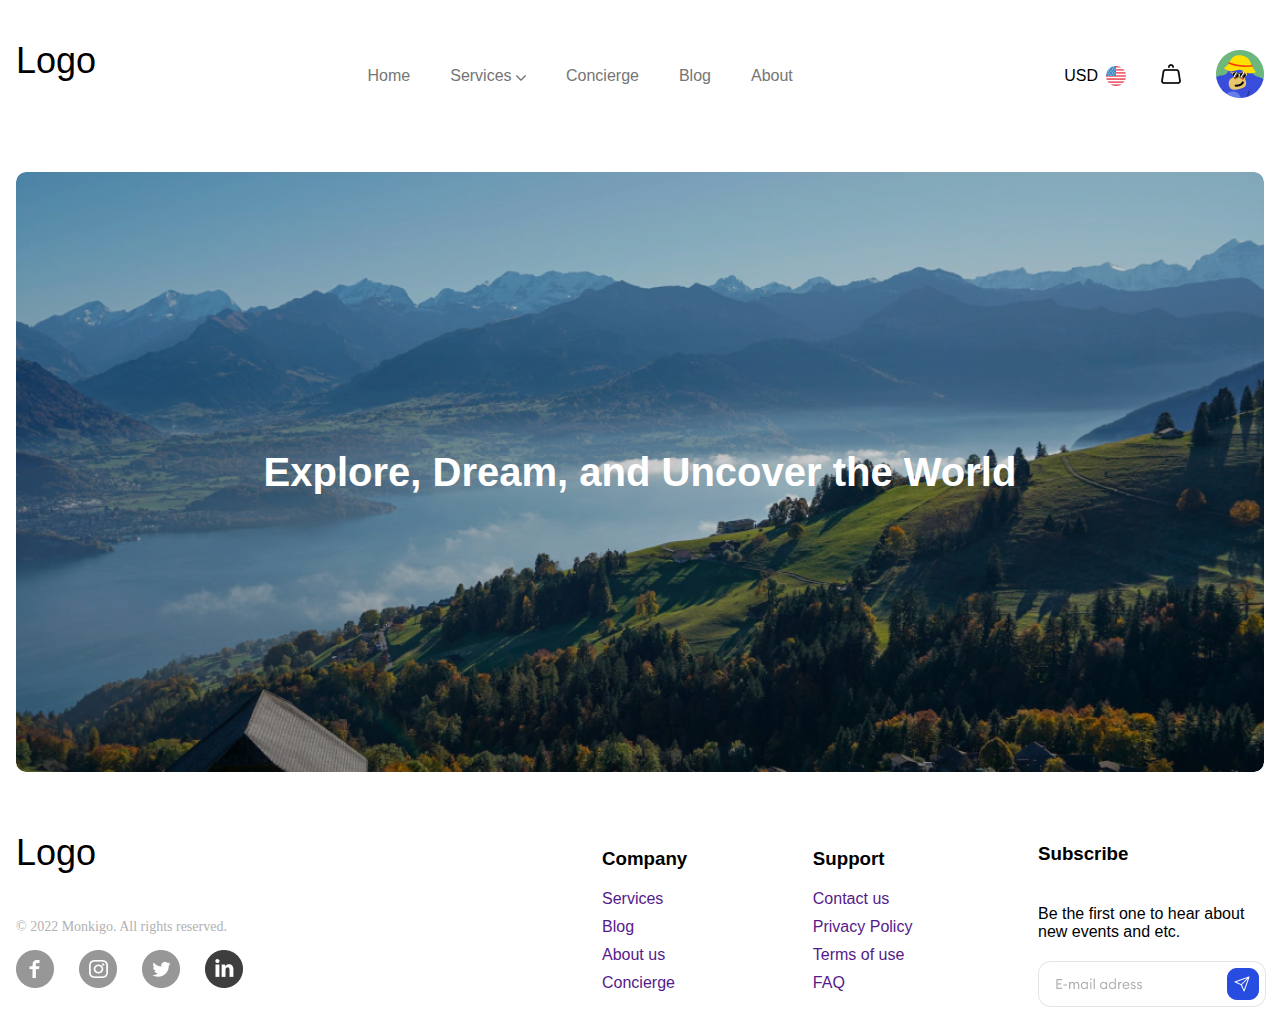
<file: 11.23.2023/index.html>
<!DOCTYPE html>
<html lang="en">
<head>
    <meta charset="UTF-8">
    <meta name="viewport" content="width=device-width, initial-scale=1.0">
    <link rel="stylesheet" href="./style.css">
    <title>Document</title>
</head>
<body>
    <header class="container">
        <h2 class="logo">
            <a href="$">Logo</a>
        </h2>

     <nav>
         <ul>
             <li>
                 <a href="#">Home</a>
             </li>
                <li>
                    <a href="#">Services <img src="./assets/icon/drop down.svg" alt=""></a>
                </li>

                <li>
                    <a href="#">Concierge</a>
                </li>

                <li>
                    <a href="#">Blog</a>
                </li>

                <li>
                    <a href="#">About</a>
                </li>  
            </ul>
        </nav>

        <div class="profile-section">
            <div class="language ">
                <span class="language-name">usd</span>
               <img src="./assets/icon/Vector.png" alt="">
            </div>
            <div class="cart">
                <a href="#">
                    <img src="./assets/icon/Cart.png" alt="">
                </a>
            </div>
            <div class="profile">
                <img src="./assets/icon/Monki Avatar.png" alt="">
            </div>
        </div>
</header>

<main class="container">
    <section class="hero">
        <h1>Explore, Dream, and Uncover the World</h1>
    </section>

   <div class="bottom">
    <div class="left">
        <div class="logo">
            <h2 class="logo">
                <a href="$">Logo</a>
            </h2>
          <h5>© 2022 Monkigo. All rights reserved.</h5>
    
    <div class="website">
        <ul>
            <li><a href=""><img src="./assets/icon/facebook.png" alt=""></a></li>
            <li><a href=""><img src="./assets/icon/instagram.png" alt=""></a></li>
            <li><a href=""><img src="./assets/icon/twitter.png" alt=""></a></li>
            <li><a href=""><img src="./assets/icon/linkedin.png" alt=""></a></li>
        </ul>
    </div>
    
        </div>
    </div>
   
<div class="right">
<div class="header1">

<div class="company">
    <h3>Company</h3>

<ul>
    <li><a href="">Services</a></li>
    <li><a href="">Blog</a></li>
    <li><a href="">About us</a></li>
    <li><a href="">Concierge</a></li>
</ul>

</div>
<div class="Support">
    <h3>Support</h3>

    <ul>
        <li><a href="">Contact us</a></li>
        <li><a href="">Privacy Policy</a></li>
        <li><a href="">Terms of use</a></li>
        <li><a href="">FAQ</a></li>
    </ul>
</div>

<div class="Subscribe">
    <h3>Subscribe</h3>
    <p>Be the first one to hear about new events and etc.</p>
    <img src="./assets/icon/E-mail adress.png" alt="">
</div>

</div>
</div>
   </div>

</main>
</body>
</html>
</file>
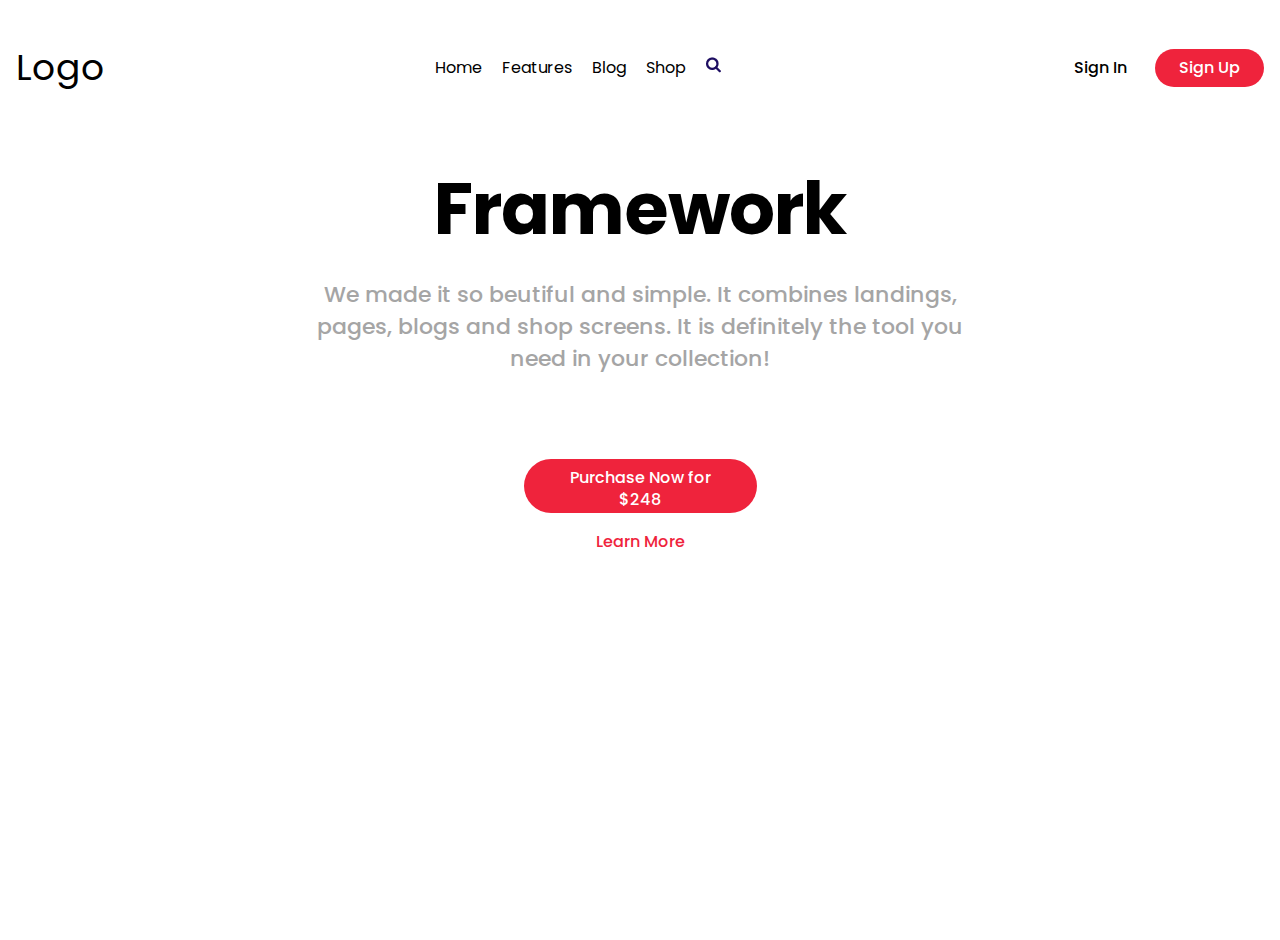
<file: background/index.html>
<!DOCTYPE html>
<html lang="en">

<head>
    <meta charset="UTF-8">
    <meta name="viewport" content="width=device-width, initial-scale=1.0">
    <link rel="stylesheet" href="./style.css">
    <title>Document</title>
</head>

<body>
    <header class="container">

        <h2 class="logo">
            <a href="$">Logo</a>
        </h2>
        <div class="nav">
            <ul>

                <li> <a href="">Home</a></li>
                <li> <a href="">Features</a></li>
                <li> <a href="">Blog</a></li>
                <li><a href="">Shop</a></li>
                </li>
                <li><a href=""><img src="./assets/icon/search.png" alt=""></a></li>


            </ul>

        </div>
        <div class="buttonlar">
            <button class="button1">Sign In</button>
            <button class="button2">Sign Up</button>
        </div>



    </header>
    <main>
        <div class="hero">
            <h1>Framework</h1>
            <h4>We made it so beutiful and simple. It combines landings, pages, blogs and shop screens. It is definitely
                the tool you need in your collection!</h4>
        </div>


    </main>
    <footer>
        <div class="Purchase">
            <button class="button2">
                Purchase Now for $248
            </button>
            <a href="">Learn More</a>
        </div>
    </footer>


</body>

</html>
</file>
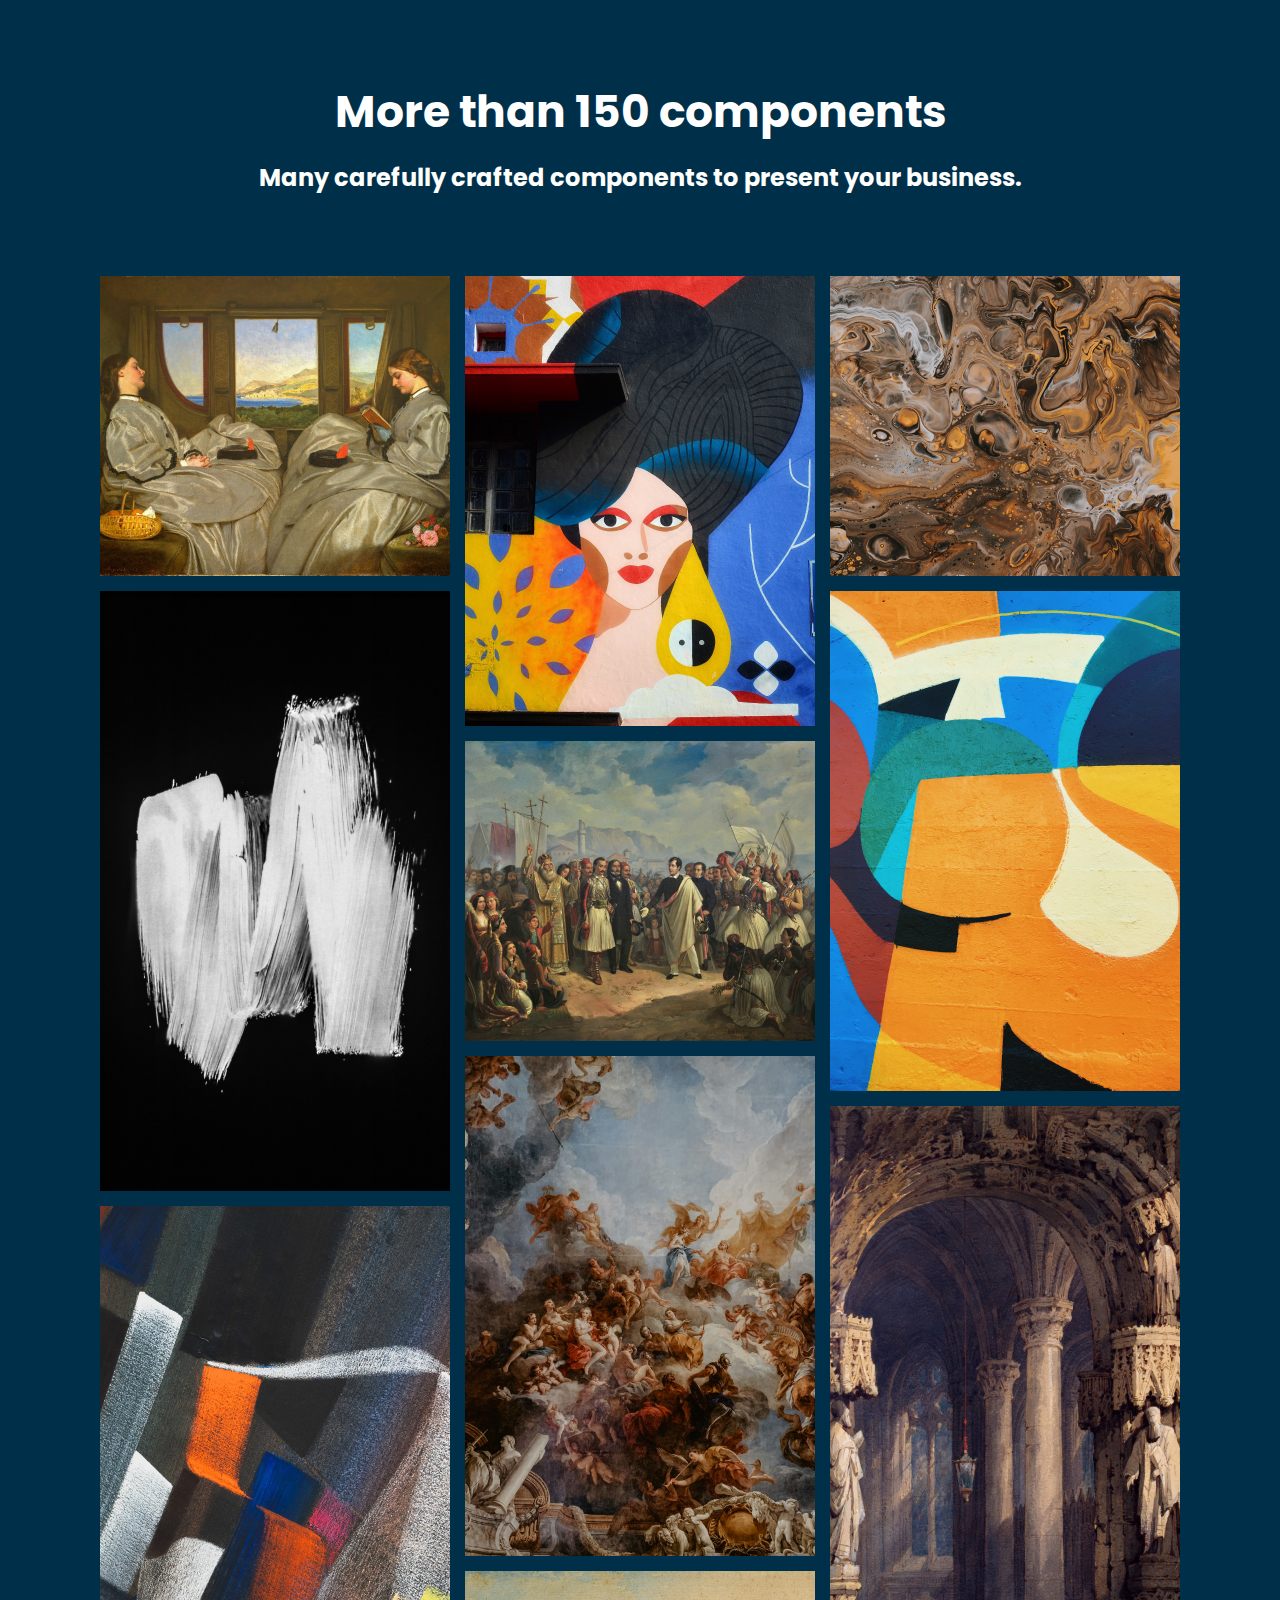
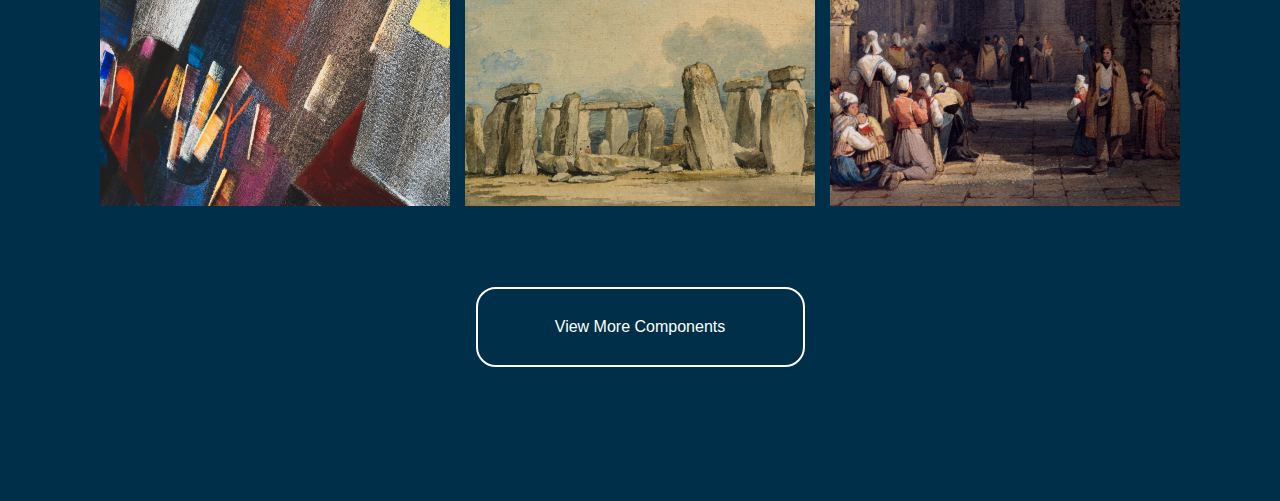
<file: background3/index.html>
<!DOCTYPE html>
<html lang="en">

<head>
    <meta charset="UTF-8">
    <meta name="viewport" content="width=device-width, initial-scale=1.0">
    <link rel="stylesheet" href="./style.css">
    <title>Document</title>
</head>

<body>
    <header>
        <div class="container">
            <h1>More than 150 components</h1>
        </div>
        <div class="content">
            <h2>Many carefully crafted components to present your business.</h2>
        </div>

        <div class="box">

            <div class="box-1">
                <img src="./assets/image/Rectangle 10.png" alt="">
                <img src="./assets/image/Rectangle 13.png" alt="">
                <img src="./assets/image/Rectangle 16.png" alt="">
            </div>
            <div class="box-2">
                <img src="./assets/image/Rectangle 11.png" alt="">
                <img src="./assets/image/Rectangle 14.png" alt="">
                <img src="./assets/image/Rectangle 17.png" alt="">
                <img src="./assets/image/Rectangle 19.png" alt="">


            </div>
            <div class="box-3">
                <img src="./assets/image/Rectangle 12.png" alt="">
                <img src="./assets/image/Rectangle 15.png" alt="">
                <img src="./assets/image/Rectangle 18.png" alt="">


            </div>







        </div >
     <div class="bottom">
      <button>View More Components</button>
</div>
    </header>
</body>

</html>
</file>
<file: 11.23.2023/style.css>
*{
    margin: 0;
    padding: 0;
    box-sizing: border-box;
}

html{
font-family: "Poppins", sans-serif;
}


body{
    min-height: 100vh;
    display: grid;
    place-items: center;
}

.container{
    width: 1248px;
    margin: 0 auto;
}

header{
    margin-top: 40px !important;
    display: flex;
    align-items: center;
    justify-content: space-between;
    
}

.logo{
    font-size: 36px;
    font-weight: 400;
    margin-bottom: 30px;
}

.logo a {
    text-decoration: none;
    color: black;
}

nav ul {
    list-style: none;
    display: flex;
    gap: 40px;
}

nav ul li a{
    text-decoration: none;
    color: #757575;
    transition: all 300ms linear;

}

nav ul li a:hover{
color: black;
}

nav ul li a:active{
color: blue;
}

.profile-section{
display: flex;
align-items: center;
gap: 35px;
}

.language{
    display: flex;
    align-items: center;
    text-transform: uppercase;
    gap: 8px;
}

.language-name{
    text-transform: uppercase;
}

.hero{
    height: 600px;
    margin: 60px 0;
    border-radius:10px;
    background-image: url(./assets/icon/Rectangle\ 1.png);
    display: flex;
    align-items: center;
    justify-content: center;
}

.hero{
    font-size: 40px;
    font-weight: 700;
    color: #fff;
}

.hero h1 {
    font-size: 40px;
    font-weight: 700;
    color: #fff;
   
}
h5{
    color: var(--surface-500, #B1B1B1);
font-family: Euclid Circular B;
font-size: 14px;
font-style: normal;
font-weight: 500;
line-height: 45.5px; 
}
ul{
    list-style-type:none;
}
ul a{
    text-decoration: none;
}
.bottom{
    display: flex;
    align-items: center;
    justify-content: space-between;
}
.bottom .left .website {
    display: flex;
    align-items: center;
    justify-content: space-between;
    gap: 25px;
}


.website ul{
    display: inline-flex;
    align-items: flex-start;
    gap: 25px;
    width: 227px;
    height: 38px;
}
.header1{
display: flex;
align-items: center;
justify-content: space-between;
width: 662px;
}
.header1 h3{
    margin-bottom: 20px;
}
.header1 li{
    margin-bottom: 10px;
}
.Subscribe{
    display: flex;
    flex-direction: column;
    align-items: flex-start;
    gap: 20px;
    width: 226px;
    
}
</file>
<file: background/style.css>
@import url('https://fonts.googleapis.com/css2?family=Poppins:wght@100;200;300;400;500;600;700;800;900&display=swap');



*{
    margin: 0;
    padding: 0;
    box-sizing: border-box;
}
html{
    font-family: "Poppins", sans-serif;
    }
    
    
    body{
        min-height: 100vh;
    }
    
    .container{
        width: 1248px;
        margin: 0 auto;
    }
    
    header{
        margin-top: 40px !important;
        display: flex;
        align-items: center;
        justify-content: space-between;
        
    }
    .logo{
        font-size: 36px;
        font-weight: 400;
    }
    .logo a {
        text-decoration: none;
        color: black;
    }
    .nav{
        display: flex;
        justify-content: space-between;
    }
    ul{
        display: flex;
        list-style-type:none;
        gap: 20px;
    }
    ul a{
        text-decoration: none;
        color: black;
    }

    button{
        border-radius: 30px;
    background: #FFF;
    padding: 8px 24px;
    border: none;
    font-family: 'Poppins', sans-serif;
        
    
        font-size: 16px;
        font-weight: 500;
        line-height: 22px; 
    }
    
    .button2{
        background-color: #EF233C;
        color: white;
    }
    .button1{
       
    background: #FFF;
    
    }
 main{
    padding-top: 60px;
    display: flex;
    justify-content: center;
    }
    .hero{
        display: flex;
        flex-direction: column;
        align-items: center;
    }
    main h1{
        width: 770px;
        color: #000;
text-align: center;
font-family: Poppins;
font-size: 72px;
font-style: normal;
font-weight: 700;
line-height: normal;
letter-spacing: -1px;
    }
main h4{
    width: 681px;
    color: #A5A5A5;
    text-align: center;
    font-family: Poppins;
    font-size: 22px;
    font-style: normal;
    font-weight: 500;
    line-height: 32px; 
    padding: 16px;
} 

footer{
    padding-top: 60px;
    display: flex;
    justify-content: center;
}
    .Purchase{
       
        border-radius: 30px;
        background: #FFF;
        padding: 8px 24px;
        border: none;
        font-family: 'Poppins', sans-serif;
    }
 .Purchase .button2 {
    width: 233px;
    height: 54px;
 }
    footer a{
        
        color: #EF233C;
        font-family: Poppins;
        font-size: 16px;
        font-style: normal;
        font-weight: 500;
        line-height: normal;
        text-decoration: none;
        padding-top: 16px;
        display: flex;
        justify-content: center;
    }
</file>
<file: background3/style.css>
@import url('https://fonts.googleapis.com/css2?family=Poppins:wght@100;200;300;400;500;600;700;800;900&display=swap');

  
*{
    margin: 0;
    padding: 0;
    box-sizing: border-box;
}
html{
    font-family: "Poppins", sans-serif;
    }

    header{
       padding: 64px;
        height: 2101px;
background: #003049;
    }
.container{
   
  padding: 32px;
  color: var(--colors-white, #FFF);
  text-align: center;
  font-size: 22px;
  font-style: normal;
  font-weight: 500;
  line-height: 32px; 
}
.content{
    text-align: center;
color: #FFF;
}

.box{
    display: flex;
    justify-content: center;
    gap: 15px;
    padding: 81px;
}
.box-1{
    display: grid;
    grid-template-columns: 350px;
    grid-template-rows: 300px 600px 600px;
    gap: 15px;
}
.box-2{
    display: grid;
    grid-template-columns: 350px;
    grid-template-rows: 450px 300px 500px 235px;
    gap: 15px;
}
.box-3{
    display: grid;
    grid-template-columns: 350px;
    grid-template-rows: 300px 500px 700px;
    gap: 15px;
}

button{

    width: 329px;
    height: 80px;
    border-radius: 20px;
    border: 2px solid #FFF;
    background: rgba(217, 217, 217, 0.00);
  color: #FFF;
font-size: 16px;
font-style: normal;
font-weight: 500;
line-height: 22px; 
cursor: pointer;

}
.bottom{
    display: flex;
align-items: center;
justify-content: center;
}
</file>
